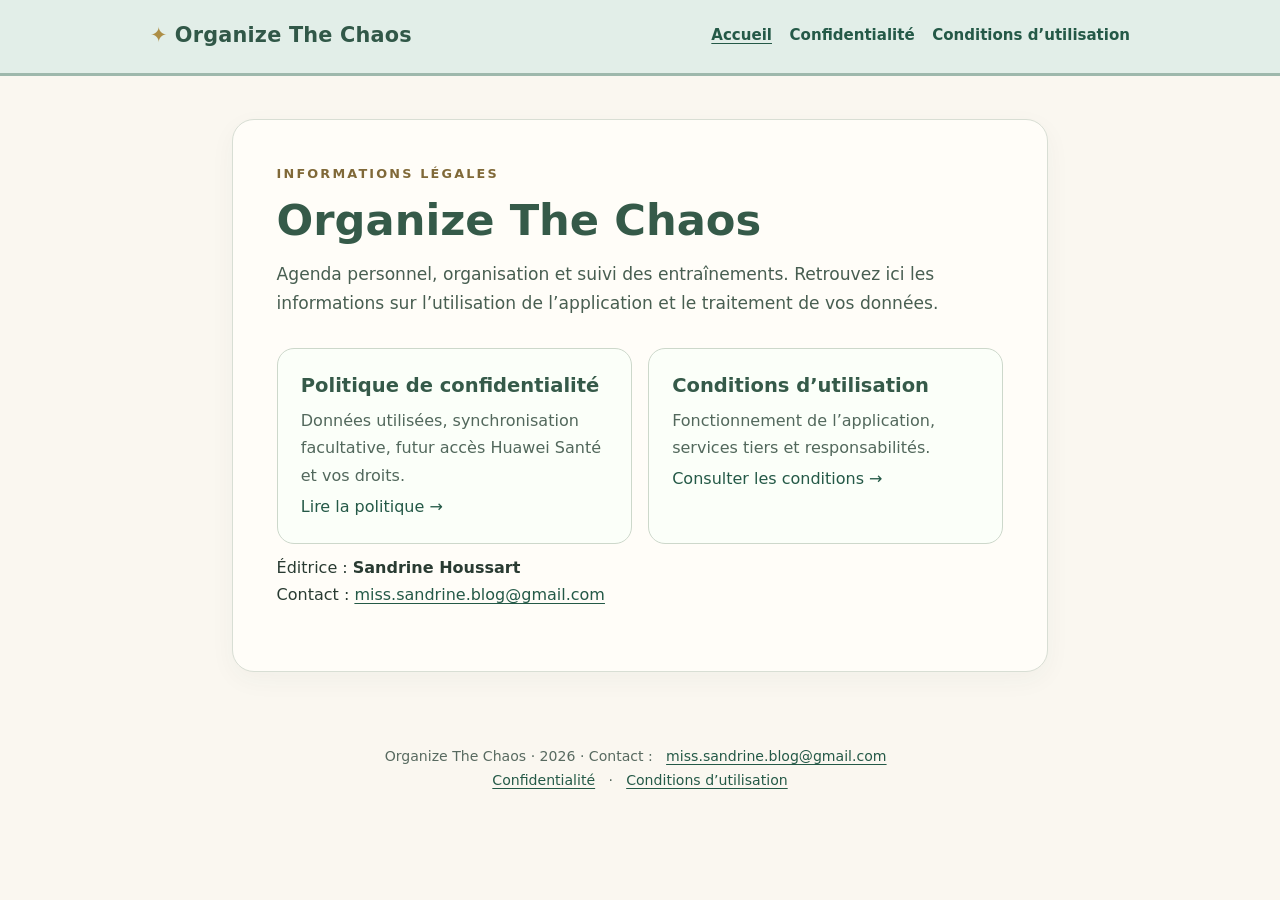
<file: index.html>
<!doctype html><html lang="fr"><head><meta charset="utf-8"><meta name="viewport" content="width=device-width, initial-scale=1"><meta name="description" content="Informations légales et liens de confidentialité d’Organize The Chaos."><meta name="theme-color" content="#e2eee8"><title>Informations légales — Organize The Chaos</title><link rel="stylesheet" href="style.css"></head><body><a class="brand" href="#contenu" style="position:absolute;left:-10000px;top:auto;overflow:hidden;width:1px;height:1px" onfocus="this.style.left='10px';this.style.top='10px';this.style.width='auto';this.style.height='auto'" onblur="this.style.left='-10000px'">Aller au contenu</a><header class="site-head"><a class="brand" href="index.html">Organize The Chaos</a><nav aria-label="Navigation principale"><a href="index.html" aria-current="page">Accueil</a><a href="confidentialite.html">Confidentialité</a><a href="conditions.html">Conditions d’utilisation</a></nav></header><main id="contenu"><section class="intro-card"><p class="eyebrow">Informations légales</p><h1>Organize The Chaos</h1><p class="lead">Agenda personnel, organisation et suivi des entraînements. Retrouvez ici les informations sur l’utilisation de l’application et le traitement de vos données.</p><div class="grid"><a class="tile" href="confidentialite.html"><h2>Politique de confidentialité</h2><p>Données utilisées, synchronisation facultative, futur accès Huawei Santé et vos droits.</p><span>Lire la politique →</span></a><a class="tile" href="conditions.html"><h2>Conditions d’utilisation</h2><p>Fonctionnement de l’application, services tiers et responsabilités.</p><span>Consulter les conditions →</span></a></div><p class="contact">Éditrice : <strong>Sandrine Houssart</strong><br>Contact : <a href="mailto:miss.sandrine.blog@gmail.com">miss.sandrine.blog@gmail.com</a></p></section></main><footer>Organize The Chaos · 2026 · Contact : <a href="mailto:miss.sandrine.blog@gmail.com">miss.sandrine.blog@gmail.com</a><br><a href="confidentialite.html">Confidentialité</a> · <a href="conditions.html">Conditions d’utilisation</a></footer></body></html>
</file>
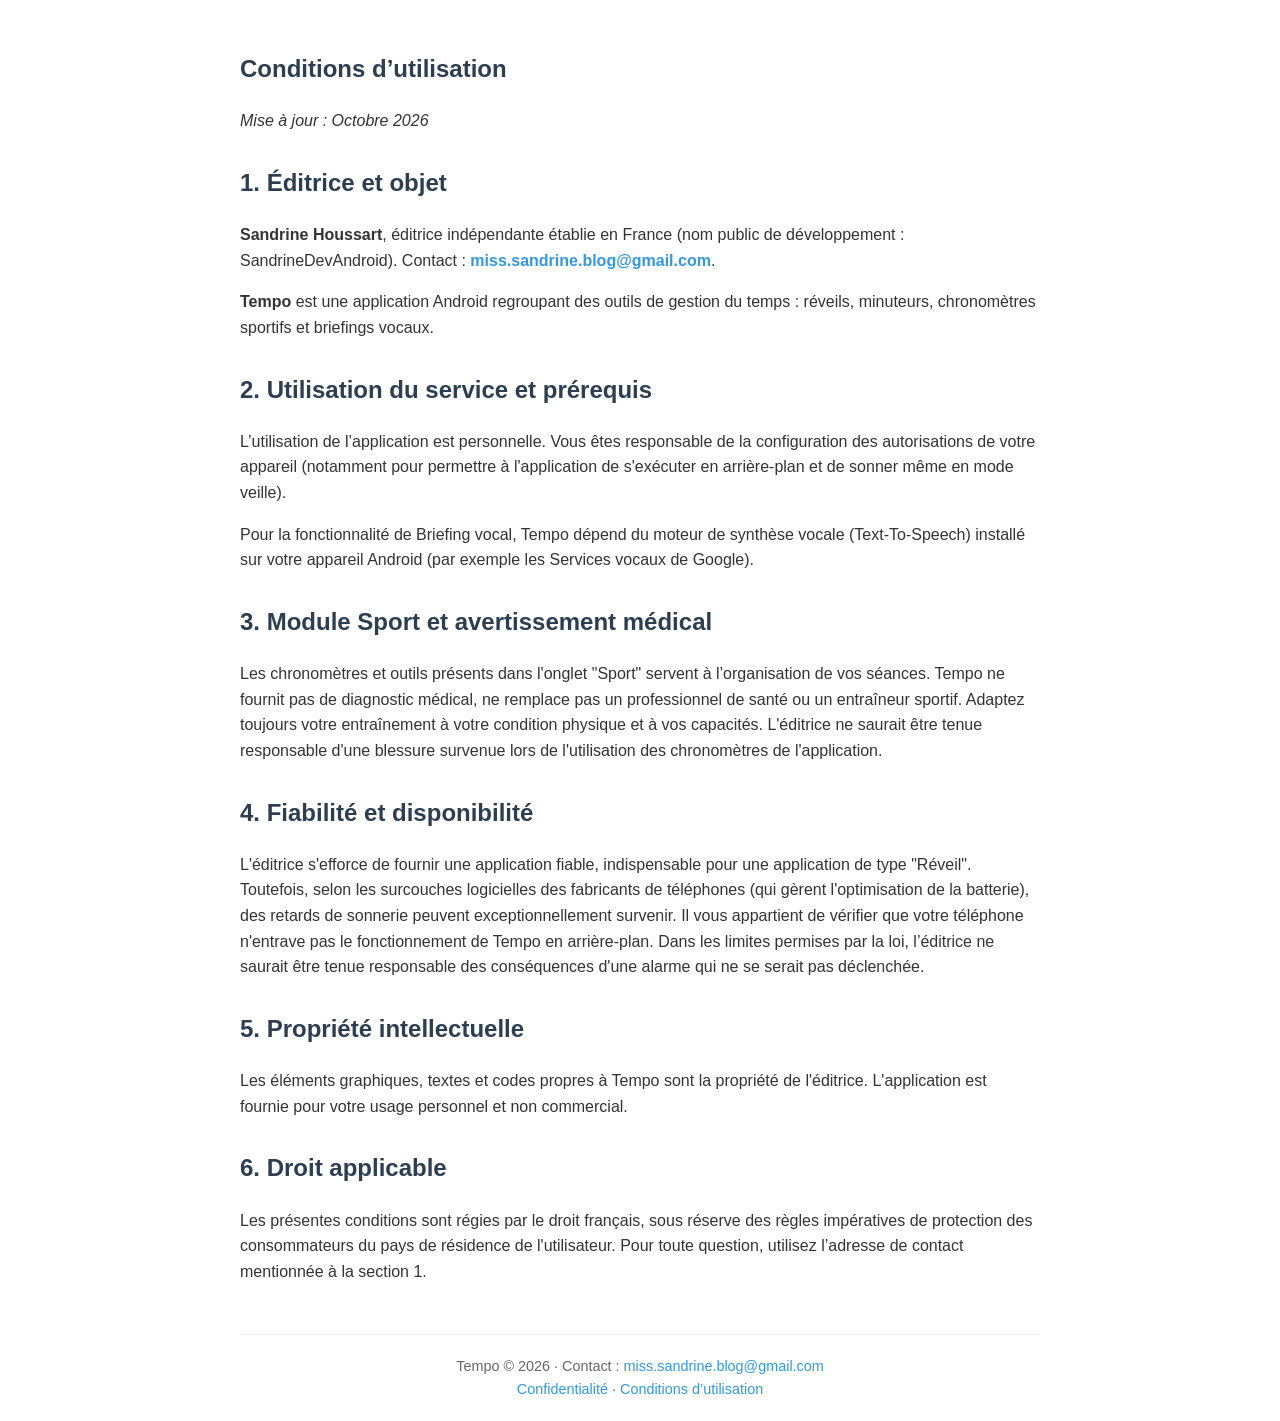
<file: conditions.html>
<!DOCTYPE html>
<html lang="fr">
<head>
    <meta charset="UTF-8">
    <meta name="viewport" content="width=device-width, initial-scale=1.0">
    <title>Conditions d'utilisation - Tempo</title>
    <style>
        body { font-family: -apple-system, BlinkMacSystemFont, "Segoe UI", Roboto, Helvetica, Arial, sans-serif; line-height: 1.6; max-width: 800px; margin: 0 auto; padding: 20px; color: #333; }
        h1, h2 { color: #2c3e50; margin-top: 30px; }
        a { color: #3498db; text-decoration: none; }
        a:hover { text-decoration: underline; }
        footer { margin-top: 50px; padding-top: 20px; border-top: 1px solid #eee; text-align: center; font-size: 0.9em; color: #666; }
    </style>
</head>
<body>
    <main>
        <article>
            <h1>Conditions d’utilisation</h1>
            <p><em>Mise à jour : Octobre 2026</em></p>

            <h2>1. Éditrice et objet</h2>
            <p><strong>Sandrine Houssart</strong>, éditrice indépendante établie en France (nom public de développement : SandrineDevAndroid). Contact : <strong><a href="mailto:miss.sandrine.blog@gmail.com">miss.sandrine.blog@gmail.com</a></strong>.</p>
            <p><strong>Tempo</strong> est une application Android regroupant des outils de gestion du temps : réveils, minuteurs, chronomètres sportifs et briefings vocaux.</p>

            <h2>2. Utilisation du service et prérequis</h2>
            <p>L’utilisation de l’application est personnelle. Vous êtes responsable de la configuration des autorisations de votre appareil (notamment pour permettre à l'application de s'exécuter en arrière-plan et de sonner même en mode veille).</p>
            <p>Pour la fonctionnalité de Briefing vocal, Tempo dépend du moteur de synthèse vocale (Text-To-Speech) installé sur votre appareil Android (par exemple les Services vocaux de Google).</p>

            <h2>3. Module Sport et avertissement médical</h2>
            <p>Les chronomètres et outils présents dans l'onglet "Sport" servent à l’organisation de vos séances. Tempo ne fournit pas de diagnostic médical, ne remplace pas un professionnel de santé ou un entraîneur sportif. Adaptez toujours votre entraînement à votre condition physique et à vos capacités. L'éditrice ne saurait être tenue responsable d'une blessure survenue lors de l'utilisation des chronomètres de l'application.</p>

            <h2>4. Fiabilité et disponibilité</h2>
            <p>L'éditrice s'efforce de fournir une application fiable, indispensable pour une application de type "Réveil". Toutefois, selon les surcouches logicielles des fabricants de téléphones (qui gèrent l'optimisation de la batterie), des retards de sonnerie peuvent exceptionnellement survenir. Il vous appartient de vérifier que votre téléphone n'entrave pas le fonctionnement de Tempo en arrière-plan. Dans les limites permises par la loi, l’éditrice ne saurait être tenue responsable des conséquences d'une alarme qui ne se serait pas déclenchée.</p>

            <h2>5. Propriété intellectuelle</h2>
            <p>Les éléments graphiques, textes et codes propres à Tempo sont la propriété de l'éditrice. L'application est fournie pour votre usage personnel et non commercial.</p>

            <h2>6. Droit applicable</h2>
            <p>Les présentes conditions sont régies par le droit français, sous réserve des règles impératives de protection des consommateurs du pays de résidence de l'utilisateur. Pour toute question, utilisez l’adresse de contact mentionnée à la section 1.</p>
        </article>
    </main>
    <footer>
        Tempo &copy; 2026 &middot; Contact : <a href="mailto:miss.sandrine.blog@gmail.com">miss.sandrine.blog@gmail.com</a><br>
        <a href="confidentialite.html">Confidentialité</a> &middot; <a href="conditions.html">Conditions d’utilisation</a>
    </footer>
</body>
</html>
</file>
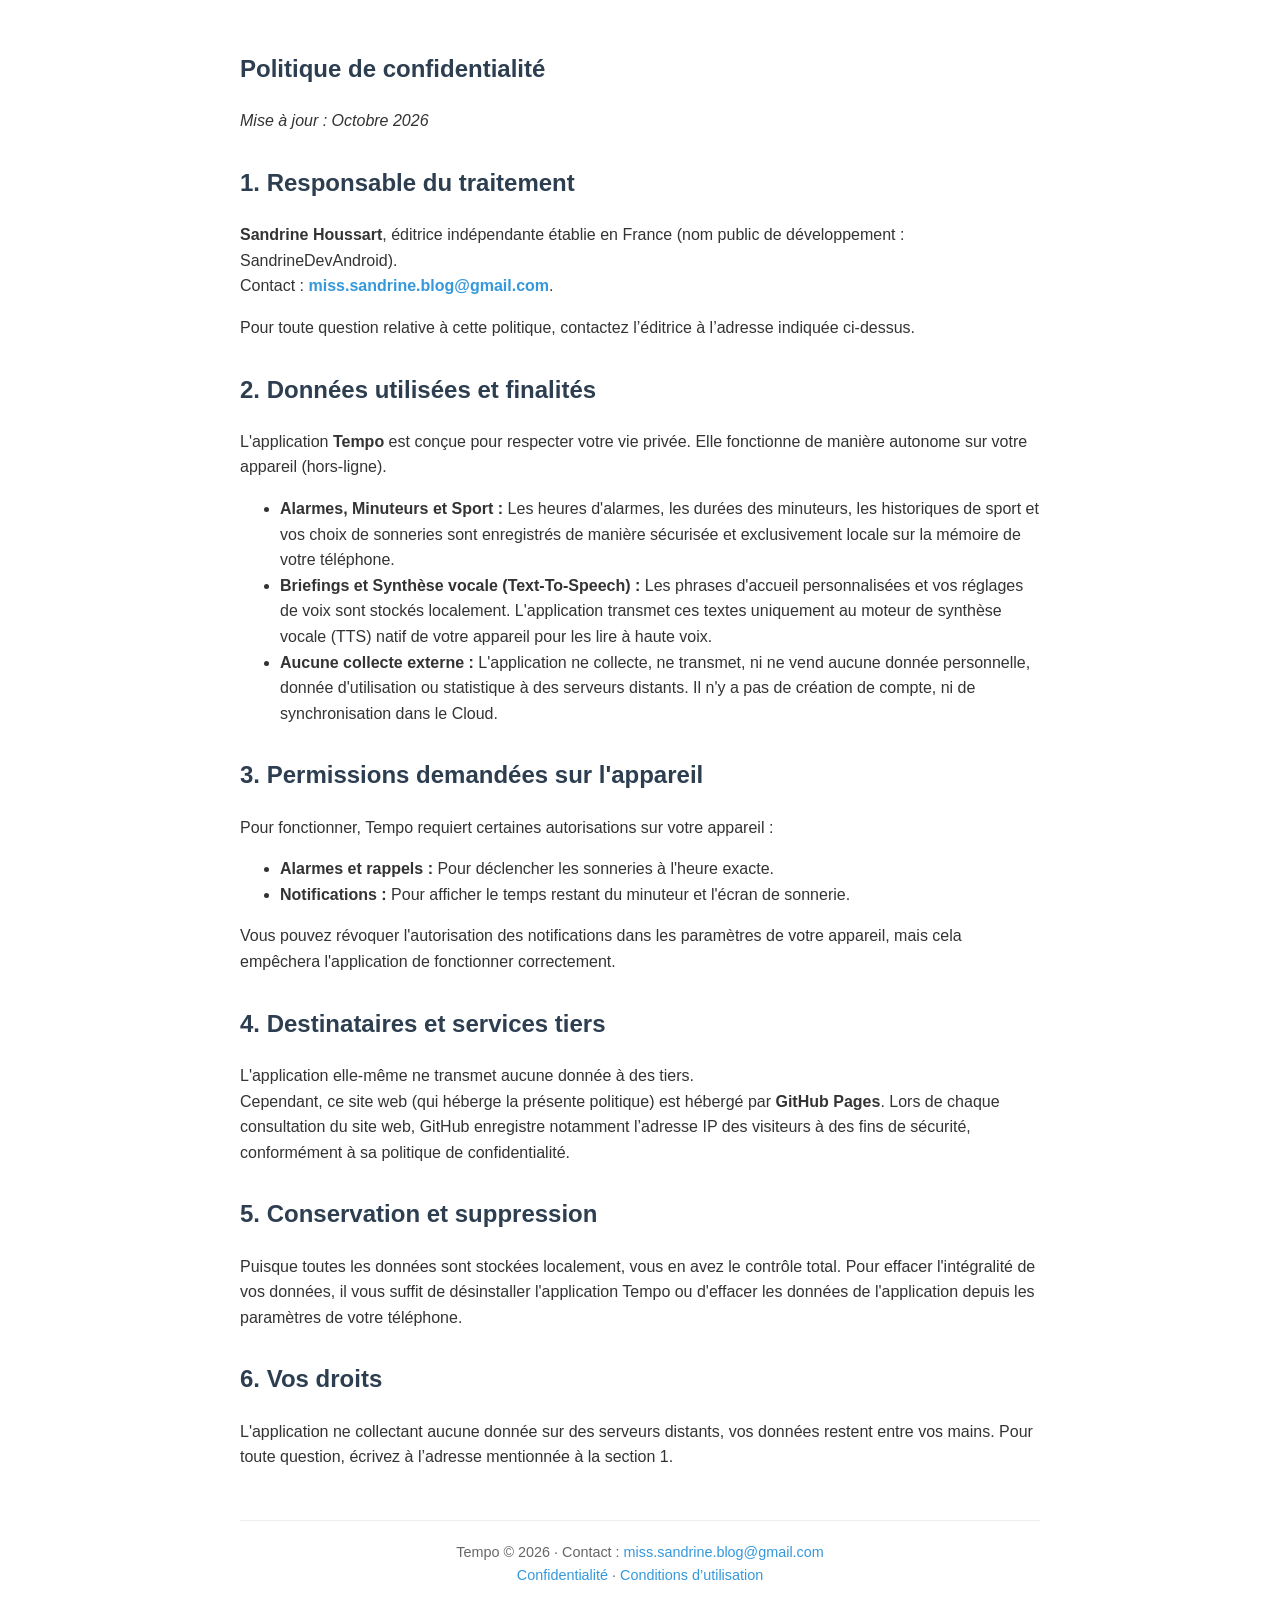
<file: confidentialite.html>
<!DOCTYPE html>
<html lang="fr">
<head>
    <meta charset="UTF-8">
    <meta name="viewport" content="width=device-width, initial-scale=1.0">
    <title>Politique de confidentialité - Tempo</title>
    <style>
        body { font-family: -apple-system, BlinkMacSystemFont, "Segoe UI", Roboto, Helvetica, Arial, sans-serif; line-height: 1.6; max-width: 800px; margin: 0 auto; padding: 20px; color: #333; }
        h1, h2 { color: #2c3e50; margin-top: 30px; }
        a { color: #3498db; text-decoration: none; }
        a:hover { text-decoration: underline; }
        footer { margin-top: 50px; padding-top: 20px; border-top: 1px solid #eee; text-align: center; font-size: 0.9em; color: #666; }
    </style>
</head>
<body>
    <main>
        <article>
            <h1>Politique de confidentialité</h1>
            <p><em>Mise à jour : Octobre 2026</em></p>

            <h2>1. Responsable du traitement</h2>
            <p><strong>Sandrine Houssart</strong>, éditrice indépendante établie en France (nom public de développement : SandrineDevAndroid).<br>
            Contact : <strong><a href="mailto:miss.sandrine.blog@gmail.com">miss.sandrine.blog@gmail.com</a></strong>.</p>
            <p>Pour toute question relative à cette politique, contactez l’éditrice à l’adresse indiquée ci-dessus.</p>

            <h2>2. Données utilisées et finalités</h2>
            <p>L'application <strong>Tempo</strong> est conçue pour respecter votre vie privée. Elle fonctionne de manière autonome sur votre appareil (hors-ligne).</p>
            <ul>
                <li><strong>Alarmes, Minuteurs et Sport :</strong> Les heures d'alarmes, les durées des minuteurs, les historiques de sport et vos choix de sonneries sont enregistrés de manière sécurisée et exclusivement locale sur la mémoire de votre téléphone.</li>
                <li><strong>Briefings et Synthèse vocale (Text-To-Speech) :</strong> Les phrases d'accueil personnalisées et vos réglages de voix sont stockés localement. L'application transmet ces textes uniquement au moteur de synthèse vocale (TTS) natif de votre appareil pour les lire à haute voix.</li>
                <li><strong>Aucune collecte externe :</strong> L'application ne collecte, ne transmet, ni ne vend aucune donnée personnelle, donnée d'utilisation ou statistique à des serveurs distants. Il n'y a pas de création de compte, ni de synchronisation dans le Cloud.</li>
            </ul>

            <h2>3. Permissions demandées sur l'appareil</h2>
            <p>Pour fonctionner, Tempo requiert certaines autorisations sur votre appareil :</p>
            <ul>
                <li><strong>Alarmes et rappels :</strong> Pour déclencher les sonneries à l'heure exacte.</li>
                <li><strong>Notifications :</strong> Pour afficher le temps restant du minuteur et l'écran de sonnerie.</li>
            </ul>
            <p>Vous pouvez révoquer l'autorisation des notifications dans les paramètres de votre appareil, mais cela empêchera l'application de fonctionner correctement.</p>

            <h2>4. Destinataires et services tiers</h2>
            <p>L'application elle-même ne transmet aucune donnée à des tiers.<br>
            Cependant, ce site web (qui héberge la présente politique) est hébergé par <strong>GitHub Pages</strong>. Lors de chaque consultation du site web, GitHub enregistre notamment l’adresse IP des visiteurs à des fins de sécurité, conformément à sa politique de confidentialité.</p>

            <h2>5. Conservation et suppression</h2>
            <p>Puisque toutes les données sont stockées localement, vous en avez le contrôle total. Pour effacer l'intégralité de vos données, il vous suffit de désinstaller l'application Tempo ou d'effacer les données de l'application depuis les paramètres de votre téléphone.</p>

            <h2>6. Vos droits</h2>
            <p>L'application ne collectant aucune donnée sur des serveurs distants, vos données restent entre vos mains. Pour toute question, écrivez à l’adresse mentionnée à la section 1.</p>
        </article>
    </main>
    <footer>
        Tempo &copy; 2026 &middot; Contact : <a href="mailto:miss.sandrine.blog@gmail.com">miss.sandrine.blog@gmail.com</a><br>
        <a href="confidentialite.html">Confidentialité</a> &middot; <a href="conditions.html">Conditions d’utilisation</a>
    </footer>
</body>
</html>
</file>
<file: style.css>
:root{color-scheme:light;--ink:#30493c;--accent:#355a49;--beige:#faf7f0;--cream:#fffdf8;--line:#d8ded4;--muted:#586a60;--gold:#dbbe72;--pink:#f4e6e8}
*{box-sizing:border-box}html{font-size:16px;scroll-behavior:smooth}body{margin:0;background:var(--beige);color:#293b32;font-family:system-ui,-apple-system,BlinkMacSystemFont,"Segoe UI",sans-serif;line-height:1.72}
a{color:#245947;text-underline-offset:3px}a:focus-visible{outline:3px solid #b99744;outline-offset:3px;border-radius:3px}
.site-head{background:#e2eee8;border-bottom:3px solid #9eb8ac;padding:1.15rem max(1.4rem,calc((100vw - 980px)/2));display:flex;justify-content:space-between;align-items:center;gap:1rem;flex-wrap:wrap}
.brand{font-size:1.3rem;font-weight:750;color:#315848;text-decoration:none;letter-spacing:.01em}.brand:before{content:"✦";color:#ad8e45;margin-right:.45rem}
.skip-link{position:absolute;left:-10000px;top:auto;overflow:hidden;width:1px;height:1px}.skip-link:focus{left:10px;top:10px;width:auto;height:auto;background:white;padding:.5rem 1rem;z-index:10}
nav{display:flex;gap:1.1rem;flex-wrap:wrap}nav a{font-size:.94rem;text-decoration:none;font-weight:600}nav a[aria-current="page"]{text-decoration:underline}
main{max-width:860px;margin:2.7rem auto 3rem;padding:0 1.4rem}article,.intro-card{background:var(--cream);border:1px solid var(--line);border-radius:22px;padding:clamp(1.3rem,4vw,2.7rem);box-shadow:0 8px 26px rgb(50 80 65/.045)}
.eyebrow{font-size:.8rem;text-transform:uppercase;letter-spacing:.17em;color:#806938;font-weight:750;margin:0 0 .6rem}h1{line-height:1.18;color:#355a49;margin:.1rem 0 .9rem;font-size:clamp(1.9rem,5vw,2.7rem)}h2{font-size:1.22rem;line-height:1.35;color:#355a49;margin:2rem 0 .6rem}h3{font-size:1.04rem;color:#355a49;margin:1.5rem 0 .4rem}p{margin:.6rem 0 1.15rem}ul{padding-left:1.5rem;margin:.6rem 0 1.2rem}li{margin:.4rem 0}.lead{font-size:1.07rem;color:#485e51}.meta{font-size:.85rem;color:#66756b;margin-bottom:2rem}
.notice{border-left:4px solid var(--gold);background:#f8f1dd;border-radius:0 10px 10px 0;padding:.8rem 1rem;margin:1.6rem 0}.notice strong{color:#544622}.grid{display:grid;grid-template-columns:repeat(auto-fit,minmax(240px,1fr));gap:1rem;margin-top:1.8rem}.tile{border:1px solid #cdd8cb;border-radius:17px;background:#fbfff9;padding:1.45rem;text-decoration:none;display:block;transition:transform .12s}.tile:hover{transform:translateY(-2px)}.tile h2{margin:.1rem 0 .45rem}.tile p{color:#52685c;margin:.2rem 0}
footer{font-size:.88rem;color:var(--muted);text-align:center;padding:1.5rem 1rem 2.5rem}footer a{margin:0 .55rem}small{font-size:.85rem}code{overflow-wrap:anywhere;background:#f0f1eb;padding:2px 5px;border-radius:5px}@media(max-width:620px){main{margin:1.5rem auto}.site-head{align-items:flex-start}nav{gap:.8rem}}
</file>
